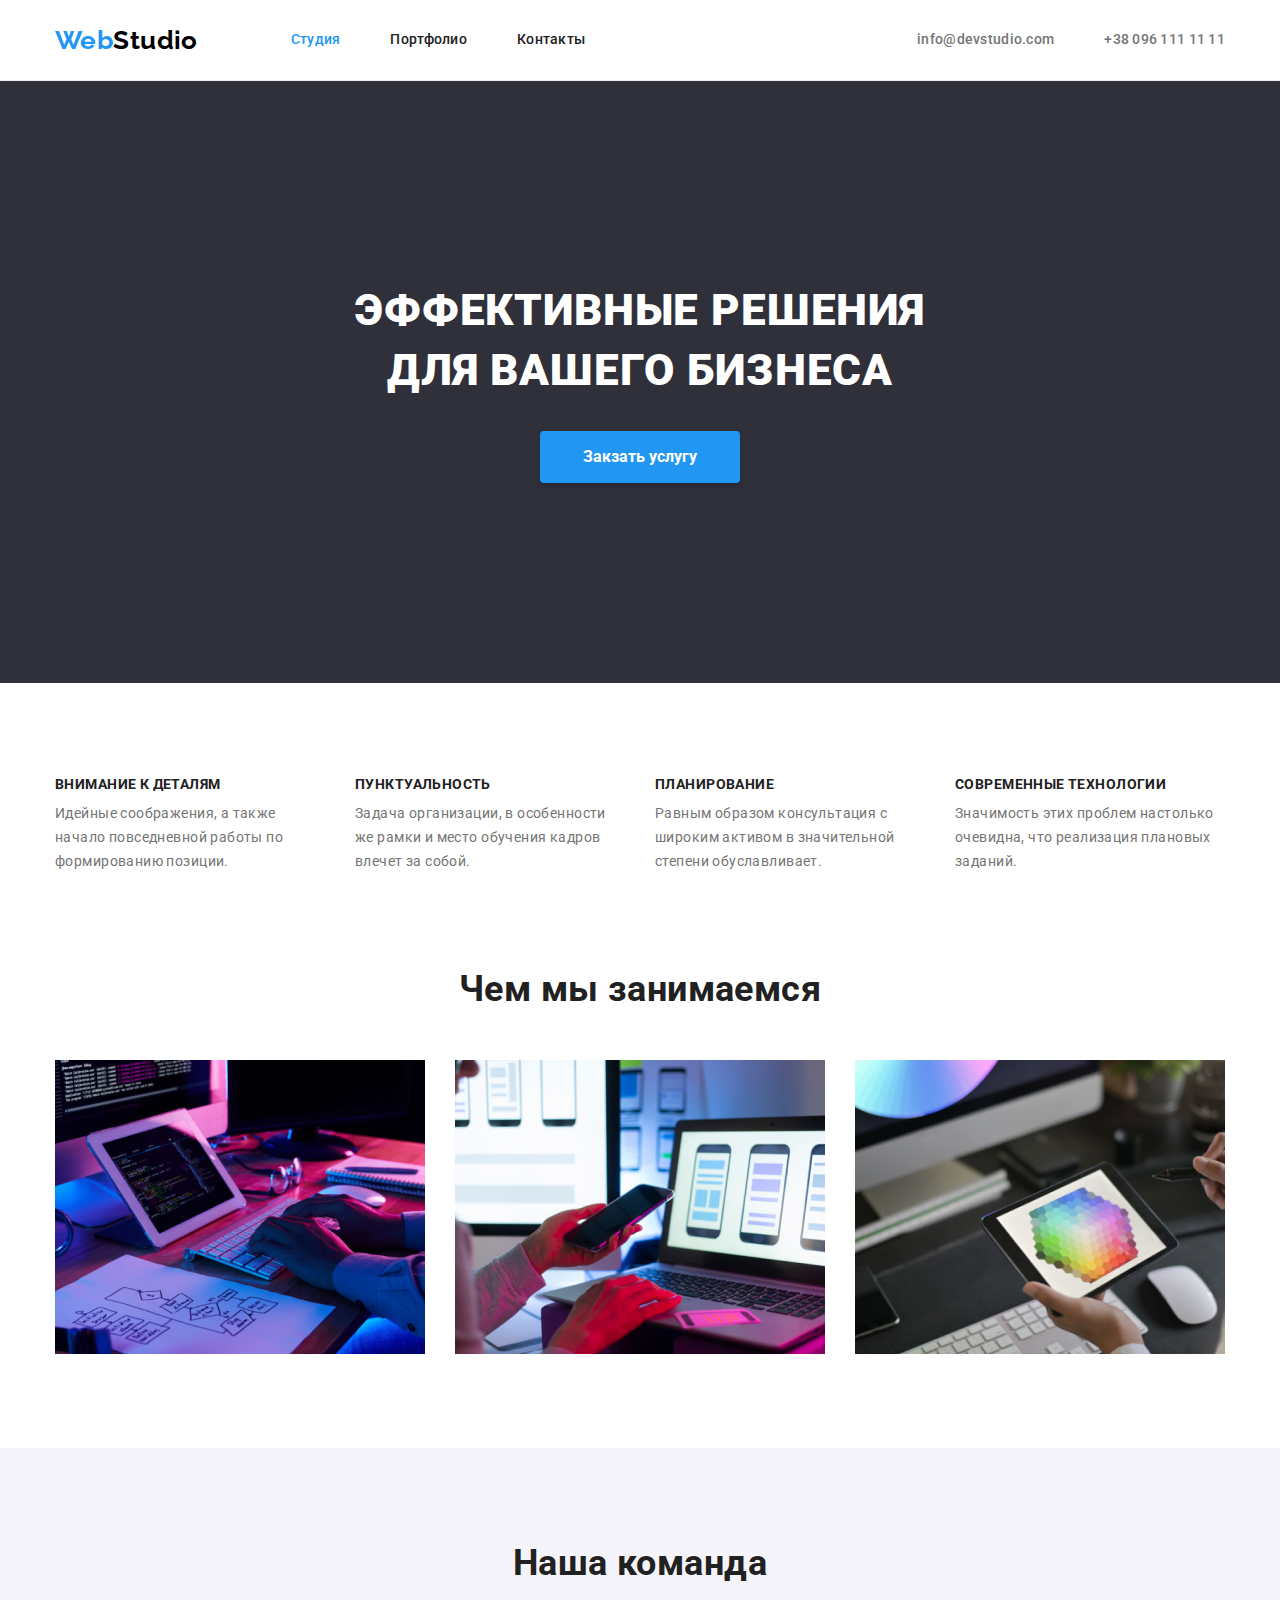
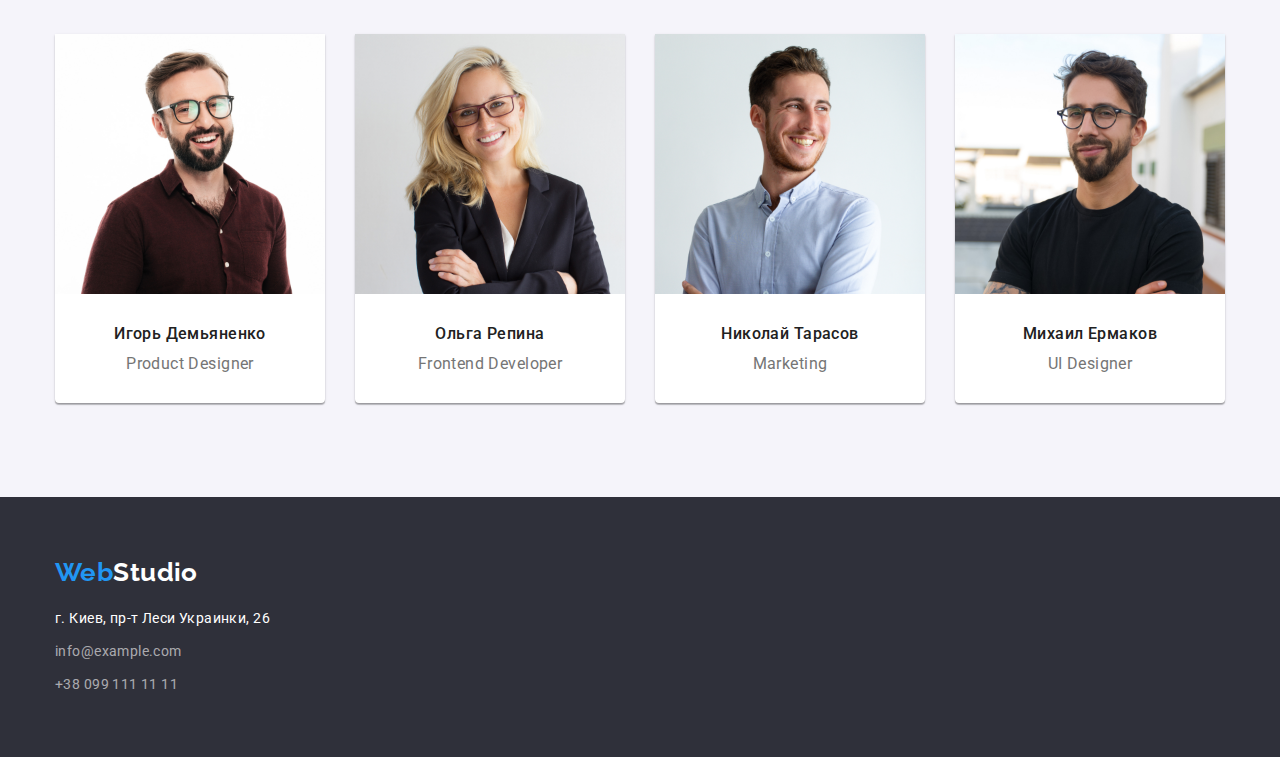
<file: index.html>
<!DOCTYPE html>
<html lang="ru">
	<head>
		<meta charset="UTF-8" />
		<meta name="viewport" content="width=device-width, initial-scale=1.0" />
		<title>Web studio</title>
		<link
			href="https://fonts.googleapis.com/css2?family=Raleway:wght@700&family=Roboto:wght@400;500;700;900&display=swap"
			rel="stylesheet"
		/>
		<link
			rel="stylesheet"
			href="https://cdnjs.cloudflare.com/ajax/libs/modern-normalize/0.7.0/modern-normalize.min.css"
		/>

		<link rel="stylesheet" href="./css/styles.css" />
	</head>

	<body>
		<!-- header -->
		<header class="header">
			<div class="container main">
				<nav class="nav">
					<a href="./" class="logo">Web<span class="logo-top">Studio</span></a>
					<ul class="site-nav">
						<li class="item"><a href="./" class="link current">Студия</a></li>
						<li class="item"><a href="./portfolio.html" class="link">Портфолио</a></li>
						<li class="item"><a href="./" class="link">Контакты</a></li>
					</ul>
				</nav>

				<ul class="site-contacts list">
					<li class="item"><a href="mailto:info@devstudio.com" class="link">info@devstudio.com</a></li>
					<li class="item"><a href="tel:+380961111111" class="link">+38 096 111 11 11</a></li>
				</ul>
			</div>
		</header>

		<!-- unique webstudio page content -->
		<main>
			<!-- hero -->
			<section class="section hero">
				<h1 class="hero-title">
					Эффективные решения <br />
					для вашего бизнеса
				</h1>
				<button name="button" class="button hero">Закзать услугу</button>
			</section>

			<!-- features -->
			<section class="section features">
				<div class="container">
					<h2 hidden>Особенности</h2>
					<ul class="features-list">
						<li class="item">
							<h3 class="title">Внимание к деталям</h3>
							<p class="text">
								Идейные соображения, а также начало повседневной работы по формированию позиции.
							</p>
						</li>
						<li class="item">
							<h3 class="title">Пунктуальность</h3>
							<p class="text">
								Задача организации, в особенности же рамки и место обучения кадров влечет за собой.
							</p>
						</li>
						<li class="item">
							<h3 class="title">Планирование</h3>
							<p class="text">
								Равным образом консультация с широким активом в значительной степени обуславливает.
							</p>
						</li>
						<li class="item">
							<h3 class="title">Современные технологии</h3>
							<p class="text">Значимость этих проблем настолько очевидна, что реализация плановых заданий.</p>
						</li>
					</ul>
				</div>
			</section>

			<!-- our work -->
			<section class="section work">
				<div class="container">
					<h2 class="title caption">Чем мы занимаемся</h2>
					<ul class="list-work">
						<li class="item"><img src="./images/box1.jpg" alt="computer" width="370" height="294" /></li>
						<li class="item"><img src="./images/box2.jpg" alt="phone" width="370" height="294" /></li>
						<li class="item"><img src="./images/box3.jpg" alt="tablet" width="370" height="294" /></li>
					</ul>
				</div>
			</section>

			<!-- our team -->
			<section class="section team">
				<div class="container">
					<h2 class="title caption">Наша команда</h2>
					<ul class="list-team">
						<li class="item">
							<img src="./images/demaynenko.jpg" alt="Игорь Демьяненко" width="270" height="260" />
							<h3 class="section-subtitle">Игорь Демьяненко</h3>
							<p lang="en" class="text">Product Designer</p>
						</li>
						<li class="item">
							<img src="./images/repina.jpg" alt="Ольга Репина" width="270" height="260" />
							<h3 class="section-subtitle">Ольга Репина</h3>
							<p lang="en" class="text">Frontend Developer</p>
						</li>
						<li class="item">
							<img src="./images/tarasov.jpg" alt="Николай Тарасов" width="270" height="260" />
							<h3 class="section-subtitle">Николай Тарасов</h3>
							<p lang="en" class="text">Marketing</p>
						</li>
						<li class="item">
							<img src="./images/ermakov.jpg" alt="Михаил Ермаков" width="270" height="260" />
							<h3 class="section-subtitle">Михаил Ермаков</h3>
							<p lang="en" class="text">UI Designer</p>
						</li>
					</ul>
				</div>
			</section>
		</main>

		<!-- footer -->
		<footer class="section footer">
			<div class="container">
				<a href="./" class="logo footer">Web<span class="logo-bottom">Studio</span></a>

				<address class="address">
					<p class="address-text">г. Киев, пр-т Леси Украинки, 26</p>

					<ul class="address-list">
						<li class="item"><a href="mailto:info@example.com" class="link">info@example.com</a></li>
						<li class="item"><a href="tel:+380991111111" class="link">+38 099 111 11 11</a></li>
					</ul>
				</address>
			</div>
		</footer>
	</body>
</html>
</file>
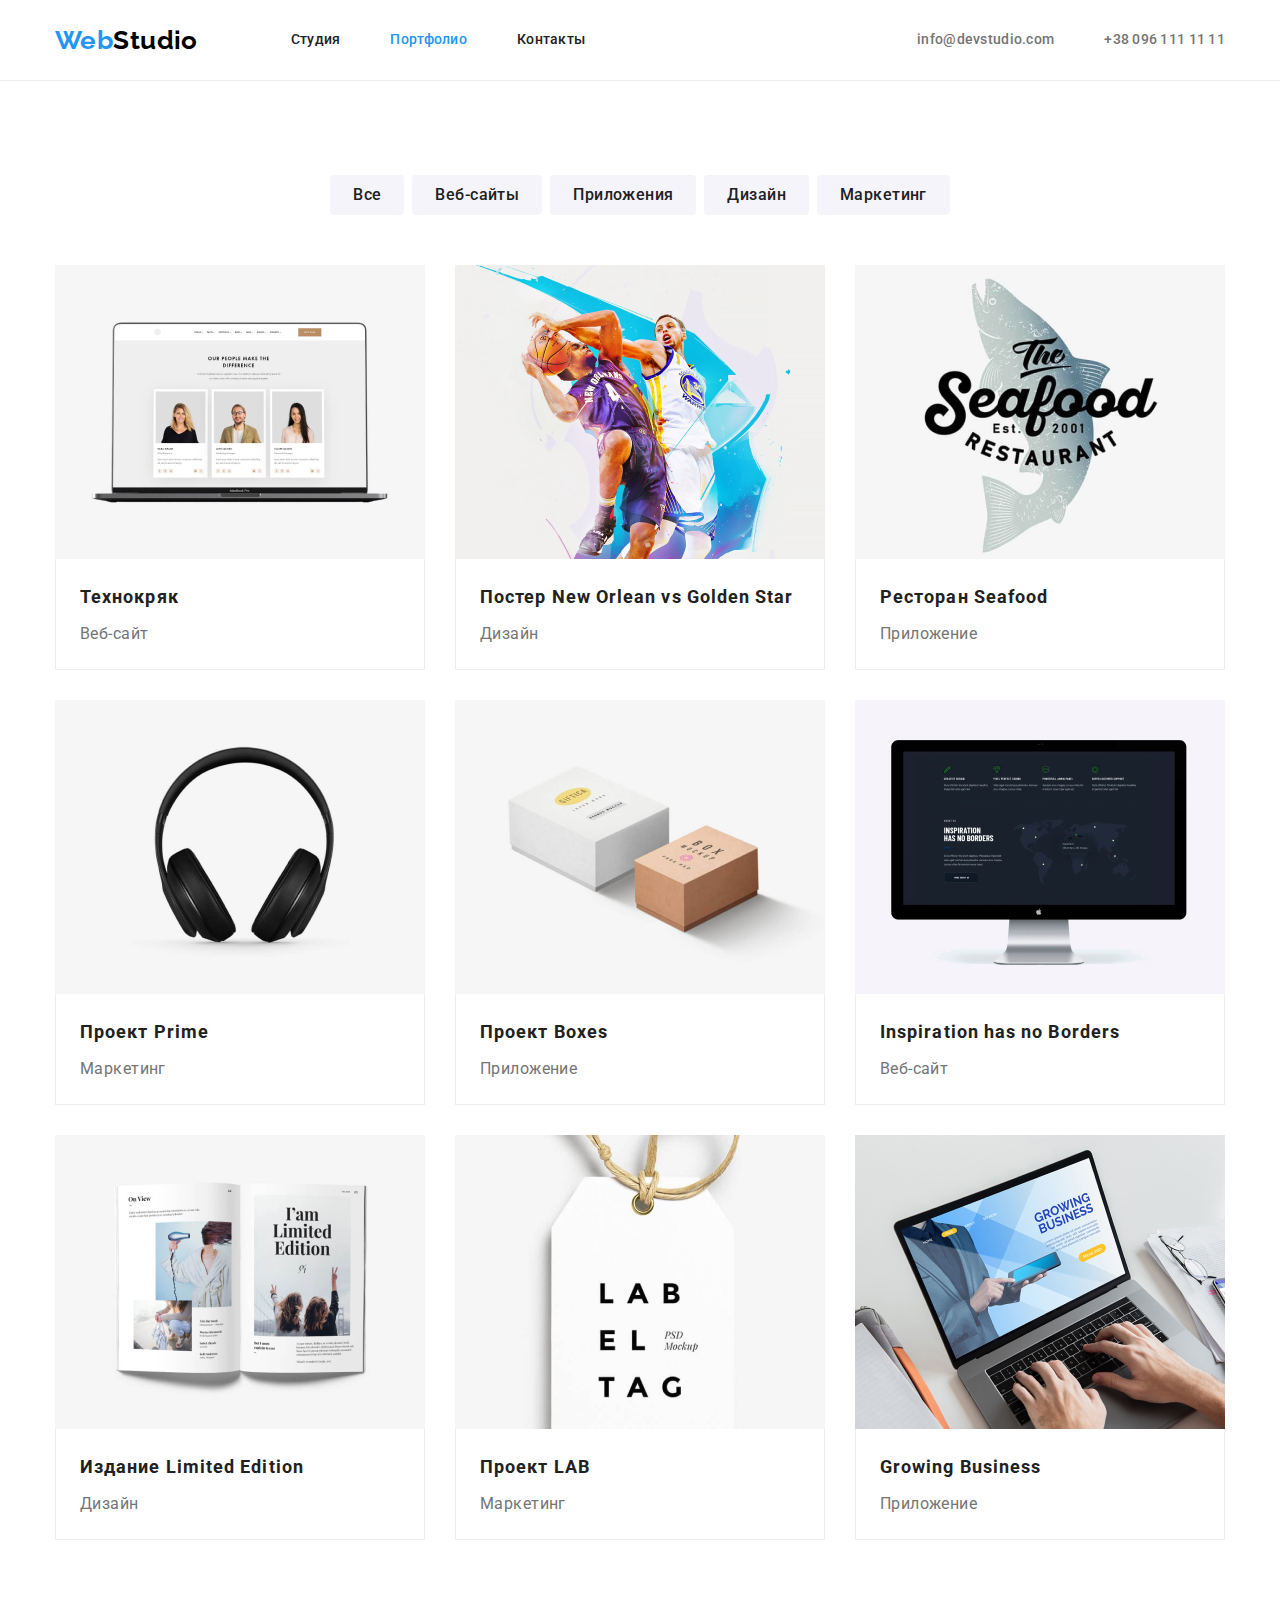
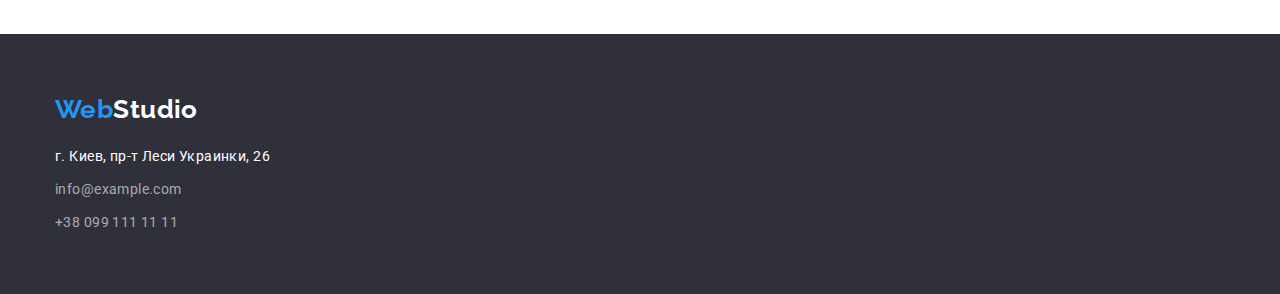
<file: portfolio.html>
<!DOCTYPE html>
<html lang="ru">
	<head>
		<meta charset="UTF-8" />
		<meta name="viewport" content="width=device-width, initial-scale=1.0" />
		<title>Portfolio</title>
		<link
			href="https://fonts.googleapis.com/css2?family=Raleway:wght@700&family=Roboto:wght@400;500;700;900&display=swap"
			rel="stylesheet"
		/>
		<link
			rel="stylesheet"
			href="https://cdnjs.cloudflare.com/ajax/libs/modern-normalize/0.7.0/modern-normalize.min.css"
		/>
		<link rel="stylesheet" href="./css/styles.css" />
	</head>

	<body>
		<!-- header -->
		<header class="header">
			<div class="container main">
				<nav class="nav">
					<a href="./" class="logo">Web<span class="logo-top">Studio</span></a>
					<ul class="site-nav">
						<li class="item"><a href="./" class="link">Студия</a></li>
						<li class="item"><a href="./portfolio.html" class="link current">Портфолио</a></li>
						<li class="item"><a href="./" class="link">Контакты</a></li>
					</ul>
				</nav>

				<ul class="site-contacts">
					<li class="item"><a href="mailto:info@devstudio.com" class="link">info@devstudio.com</a></li>
					<li class="item"><a href="tel:+380961111111" class="link">+38 096 111 11 11</a></li>
				</ul>
			</div>
		</header>

		<!-- unique portfolio page content-->
		<main>
			<section class="section">
				<div class="container">
					<h1 hidden>Портфолио</h1>
					<!-- button filter -->
					<ul class="list-filter">
						<li class="item"><button type="button" class="button filter">Все</button></li>
						<li class="item"><button type="button" class="button filter">Веб-сайты</button></li>
						<li class="item"><button type="button" class="button filter">Приложения</button></li>
						<li class="item"><button type="button" class="button filter">Дизайн</button></li>
						<li class="item"><button type="button" class="button filter">Маркетинг</button></li>
					</ul>

					<!-- portfolio -->
					<ul class="list-porfolio">
						<li class="item">
							<img src="./images/portfolio/img1.jpg" alt="img" width="370" height="294" />
							<div class="card-content">
								<h2 class="title">Технокряк</h2>
								<p class="text">Веб-сайт</p>
							</div>
						</li>
						<li class="item">
							<img src="./images/portfolio/img2.jpg" alt="img" width="370" height="294" />
							<div class="card-content">
								<h2 lang="en" class="title">Постер New Orlean vs Golden Star</h2>
								<p class="text">Дизайн</p>
							</div>
						</li>
						<li class="item">
							<img src="./images/portfolio/img3.jpg" alt="img" />
							<div class="card-content">
								<h2 class="title">Ресторан Seafood</h2>
								<p class="text">Приложение</p>
							</div>
						</li>
						<li class="item">
							<img src="./images/portfolio/img4.jpg" alt="img" />
							<div class="card-content">
								<h2 class="title">Проект Prime</h2>
								<p class="text">Маркетинг</p>
							</div>
						</li>
						<li class="item">
							<img src="./images/portfolio/img5.jpg" alt="img" />
							<div class="card-content">
								<h2 class="title">Проект Boxes</h2>
								<p class="text">Приложение</p>
							</div>
						</li>
						<li class="item">
							<img src="./images/portfolio/img6.jpg" alt="img" />
							<div class="card-content">
								<h2 lang="en" class="title">Inspiration has no Borders</h2>
								<p class="text">Веб-сайт</p>
							</div>
						</li>
						<li class="item">
							<img src="./images/portfolio/img7.jpg" alt="img" />
							<div class="card-content">
								<h2 class="title">Издание Limited Edition</h2>
								<p class="text">Дизайн</p>
							</div>
						</li>
						<li class="item">
							<img src="./images/portfolio/img8.jpg" alt="img" />
							<div class="card-content">
								<h2 class="title">Проект LAB</h2>
								<p class="text">Маркетинг</p>
							</div>
						</li>
						<li class="item">
							<img src="./images/portfolio/img9.jpg" alt="img" />
							<div class="card-content">
								<h2 lang="en" class="title">Growing Business</h2>
								<p class="text">Приложение</p>
							</div>
						</li>
					</ul>
				</div>
			</section>
		</main>

		<!-- footer -->
		<footer class="section footer">
			<div class="container">
				<a href="./" class="logo footer">Web<span class="logo-bottom">Studio</span></a>

				<address class="address">
					<p class="address-text">г. Киев, пр-т Леси Украинки, 26</p>

					<ul class="address-list">
						<li class="item"><a href="mailto:info@example.com" class="link">info@example.com</a></li>
						<li class="item"><a href="tel:+380991111111" class="link">+38 099 111 11 11</a></li>
					</ul>
				</address>
			</div>
		</footer>
	</body>
</html>
</file>
<file: css/styles.css>
/* основной цвет текста primary  #757575 */
/* вторичный цвет текста secondary #212121 */
/* цвет акцента и для текста logo "Web" #2196F3  */
/* цвет текста, акцент btn-filter #FFFFFF */
/* цвет текста футера tel. and mail  rgba(255, 255, 255, 0.6); */
/* цвет текста header logo "Studio" #000000 */

/* основной цвет фона страниц #FFFFFF */
/* вторичный цвет фона (секция наша команда) #F5F4FA */
/* цвет фона героя и футера #2F303A */

:root {
	--primary-text-color: #757575;
	--secondary-text-color: #212121;
	--primary-white-color: #ffffff;
	--accent-color: #2196f3;
	--logo-text-color: #000000;
	--footer-contacts-color: rgba(255, 255, 255, 0.6);
	--secondary-bg-color: #2f303a;
	--grey-bg-color: #f5f4fa;
}

body {
	background-color: var(--primary-white-color);
	color: var(--primary-text-color);

	font-family: Roboto, sans-serif;
	font-size: 14px;
	letter-spacing: 0.03em;
}

ul,
a {
	list-style: none;
	text-decoration: none;
	margin-top: 0;
	margin-bottom: 0;
	padding-inline-start: 0;
}

img {
	display: block;
	max-width: 100%;
	height: auto;
}

/* all container */
.container {
	margin-right: auto;
	margin-left: auto;
	width: 1200px;
	padding-right: 15px;
	padding-left: 15px;
	/* outline: 1px solid tomato; */
}

/* HEADER */
.header {
	border-bottom: 1px solid #ececec;
}

/* logo header */
.logo {
	color: var(--accent-color);

	font-family: Raleway, sans-serif;
	font-weight: 700;
	font-size: 26px;
	line-height: 1.19;
}

.logo-top {
	color: var(--logo-text-color);
}

/* main-nav */
.main {
	display: flex;
	align-items: center;
}

.nav {
	display: flex;
	align-items: center;
}

.site-nav {
	display: flex;
	margin-left: 93px;
}

/* пример old school - применяется к соседу слева (выше)*/
/* .site-nav .item + .item {
	margin-left: 50px;
} */

.site-nav .item:not(:last-child) {
	margin-right: 50px;
}

/* site-nav */

.site-nav .link {
	display: block;
	padding-top: 32px;
	padding-bottom: 32px;
	color: var(--secondary-text-color);

	font-weight: 500;
	line-height: 1.14;
	letter-spacing: 0.02em;
}

.site-nav .link:hover,
.site-nav .link:focus {
	color: var(--accent-color);
}

.site-nav .link.current {
	color: var(--accent-color);
}

/* site-contacts */
.site-contacts {
	display: flex;
	margin-left: auto;
}

.site-contacts .item:not(:last-child) {
	margin-right: 50px;
}

.site-contacts .link {
	color: inherit;

	font-weight: 500;
	line-height: 1.4;
	letter-spacing: 0.02em;
}

.site-contacts .link:hover,
.site-contacts .link:focus {
	color: var(--accent-color);
}

/* Hero */
.section.hero {
	padding-top: 200px;
	padding-bottom: 200px;

	text-align: center;
	background-color: var(--secondary-bg-color);
	color: var(--primary-white-color);

	letter-spacing: 0.06em;
}

.hero-title {
	margin-top: 0;
	margin-bottom: 30px;

	font-weight: 900;
	font-size: 44px;
	line-height: 1.36;

	text-transform: uppercase;
}

/* button */
.button {
	border-radius: 4px;
	border: 1px solid transparent;

	font-family: inherit;
}

.button.hero {
	padding: 10px 32px;
	min-width: 200px;
	box-shadow: 0px 4px 4px rgba(0, 0, 0, 0.15);

	background-color: var(--accent-color);
	color: var(--primary-white-color);

	font-weight: 700;
	font-size: 16px;
	line-height: 1.87;
}

/* SECTION */
.section {
	padding-top: 94px;
	padding-bottom: 94px;
	/* outline: 2px solid green; */
}

.section .title {
	color: var(--secondary-text-color);
}

.section .caption {
	font-weight: 700;
	font-size: 36px;
	line-height: 1.17;
	text-align: center;
}

/* features */
.section.features {
	padding-bottom: 0;
}

.features-list {
	display: flex;
}

.features-list .item {
	width: calc((100% - 3 * 30px) / 4);
	margin-right: 30px;
}

.features-list .item:nth-last-child(-n + 1) {
	margin-right: 0;
}

.features .title {
	margin-top: 0;
	margin-bottom: 10px;
	font-weight: 700;
	font-size: inherit;
	line-height: 1.14;
	text-transform: uppercase;
}

.features .text {
	margin-top: 0;
	margin-bottom: 0;
	font-weight: 400;
	line-height: 1.71;
}

/* work */
.section.work {
	padding-top: 94px;
	padding-bottom: 94px;
}

.work .title {
	margin-top: 0;
	margin-bottom: 50px;
}

.list-work {
	display: flex;
}

.list-work .item {
	width: calc((100% - 30px * 2) / 3);
	margin-right: 30px;
}
.list-work .item:nth-last-child(-n + 1) {
	margin-right: 0;
}

/* team */
.section.team {
	background-color: var(--grey-bg-color);
}

.list-team {
	display: flex;
}

.list-team .item {
	width: calc((100% - 30px * 3) / 4);
	margin-right: 30px;

	background-color: #ffffff;
	box-shadow: 0px 1px 3px rgba(0, 0, 0, 0.12), 0px 1px 1px rgba(0, 0, 0, 0.14), 0px 2px 1px rgba(0, 0, 0, 0.2);
	border-radius: 0px 0px 4px 4px;
	text-align: center;
}

.list-team .item:nth-last-child(-n + 1) {
	margin-right: 0;
}

.team .caption {
	margin-top: 0;
	margin-bottom: 50px;
}

.team .section-subtitle {
	padding-top: 30px;
	margin-top: 0;
	margin-bottom: 10px;

	color: var(--secondary-text-color);

	font-weight: 500;
	font-size: 16px;
	line-height: 1.19;
}

.team .text {
	margin-bottom: 0;
	margin-top: 0;
	padding-bottom: 30px;

	font-weight: 400;
	font-size: 16px;
	line-height: 1.19;
}

/* FOOTER */
.footer {
	background-color: var(--secondary-bg-color);
}

.section.footer {
	padding-top: 60px;
	padding-bottom: 60px;
}

/* logo */
.logo.footer {
	display: block;
	margin-bottom: 20px;
}

.logo-bottom {
	color: var(--primary-white-color);
}

/* address */
.address {
	font-style: normal;
	font-weight: 400;
	line-height: 1.71;
}

.address-text {
	margin-top: 0;
	margin-bottom: 9px;
	color: var(--primary-white-color);
}

.address-list .link {
	color: var(--footer-contacts-color);
}

.address-list .link:hover,
.address-list .link:focus {
	color: var(--accent-color);
}

.address-list .item {
	margin-bottom: 9px;
}

.address-list .item:nth-child(2n) {
	margin-bottom: 0;
}

/* PORTFOLIO.html */

/* button filter */
.list-filter {
	display: flex;
	justify-content: center;
	margin-bottom: 50px;
}

.list-filter .item {
	margin-right: 8px;

	/* outline: 2px solid green; */
}

.list-filter .item:nth-child(5n) {
	margin-right: 0;
}

.button.filter {
	padding: 6px 22px;

	background-color: var(--grey-bg-color);
	color: var(--secondary-text-color);

	font-weight: 500;
	font-size: 16px;
	line-height: 1.63;
	letter-spacing: inherit;
}

.button.filter:hover,
.button.filter:focus {
	background-color: var(--accent-color);
	color: var(--primary-white-color);
	box-shadow: 0px 3px 1px rgba(0, 0, 0, 0.1), 0px 1px 2px rgba(0, 0, 0, 0.08), 0px 2px 2px rgba(0, 0, 0, 0.12);
}

/* .list-porfolio > li:nth-child(3n + 3) {
	margin-bottom: 30px;
} */
/* portfolio */
.list-porfolio {
	display: flex;
	flex-wrap: wrap;
	/* background-color: teal; */
}

.list-porfolio .item {
	width: calc((100% - 30px * 2) / 3);
	/* background-color: tomato; */
	margin-bottom: 30px;
	margin-right: 30px;

	/* outline: 2px solid green; */
}

.list-porfolio .item:nth-child(3n) {
	margin-right: 0;
}
.list-porfolio .item:nth-last-child(-n + 3) {
	margin-bottom: 0;
}

.card-content {
	padding: 20px 24px;
	border-right: 1px solid #eeeeee;
	border-bottom: 1px solid #eeeeee;
	border-left: 1px solid #eeeeee;
}

.card-content .title {
	margin-top: 0;
	margin-bottom: 4px;

	font-weight: 700;
	font-size: 18px;
	line-height: 2;
	letter-spacing: 0.06em;
}

.card-content .text {
	margin-top: 0;
	margin-bottom: 0;

	font-weight: 400;
	font-size: 16px;
	line-height: 1.87;
}
</file>
